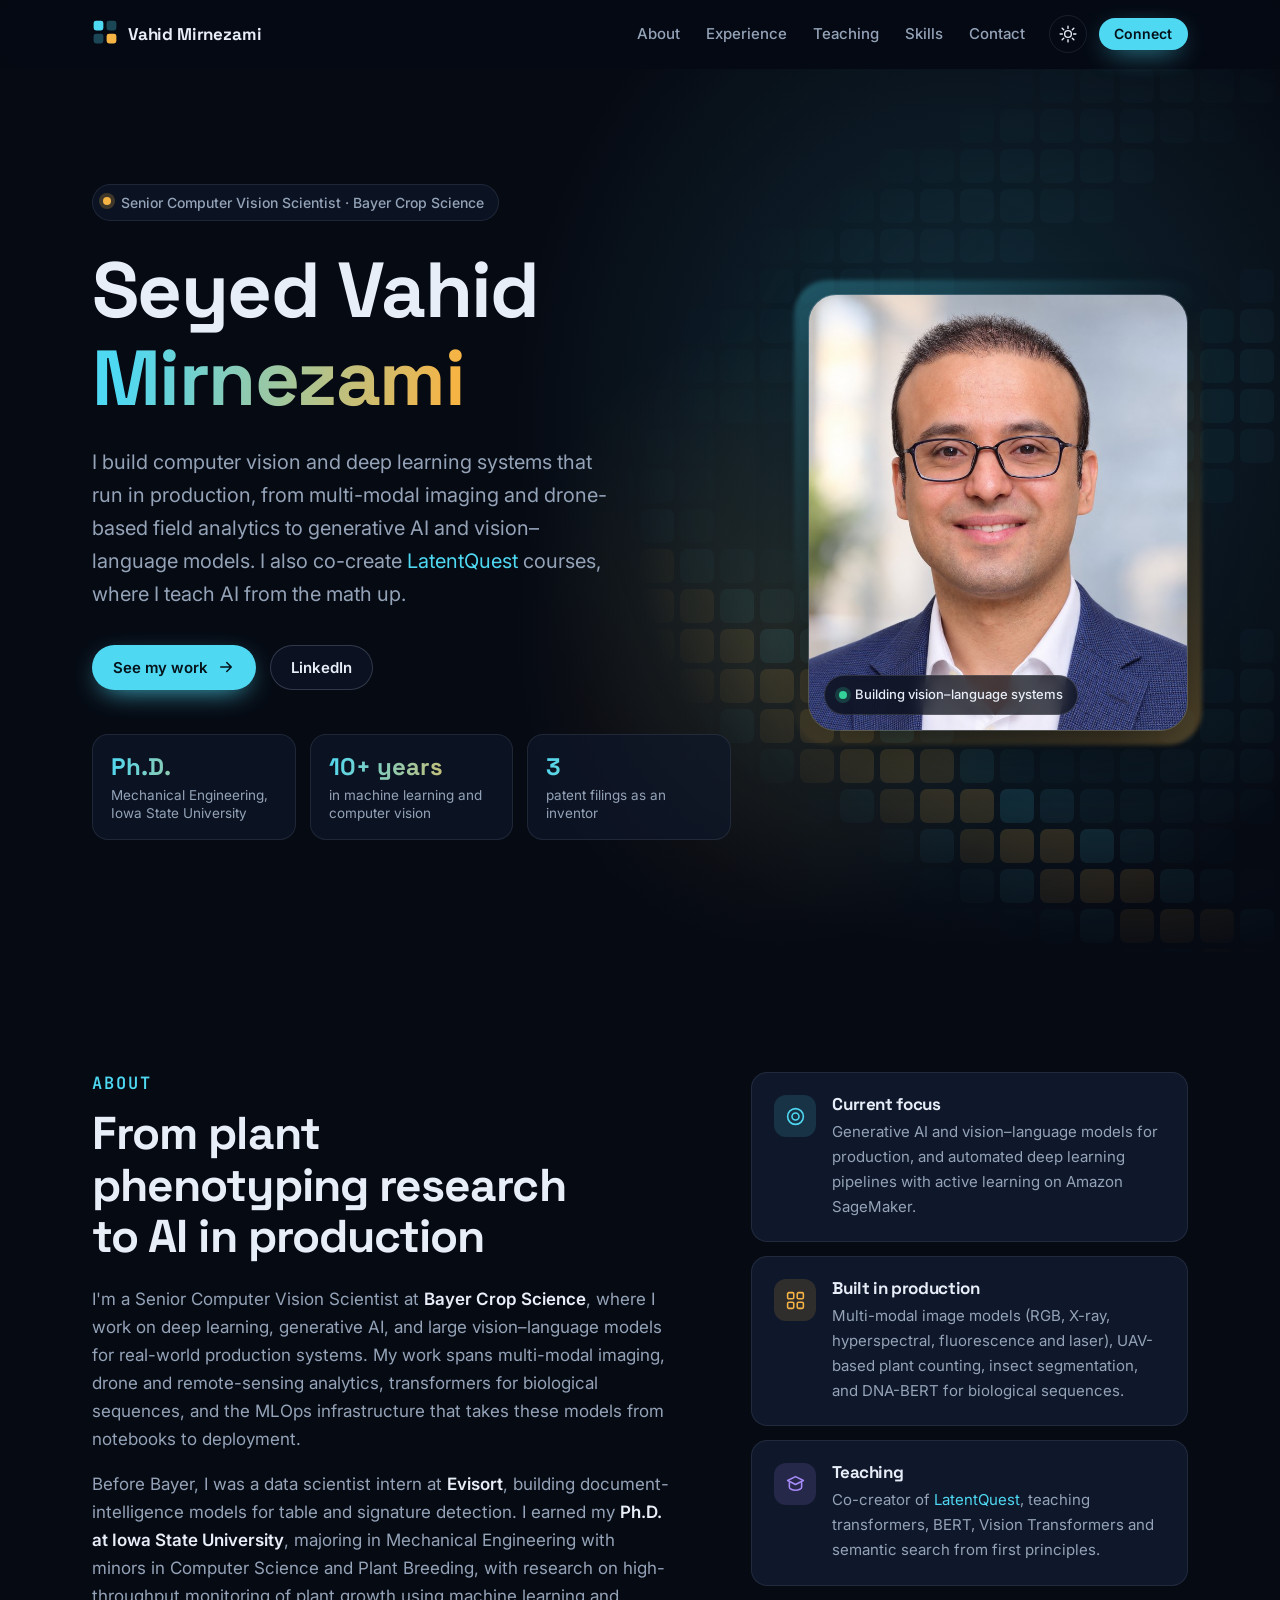
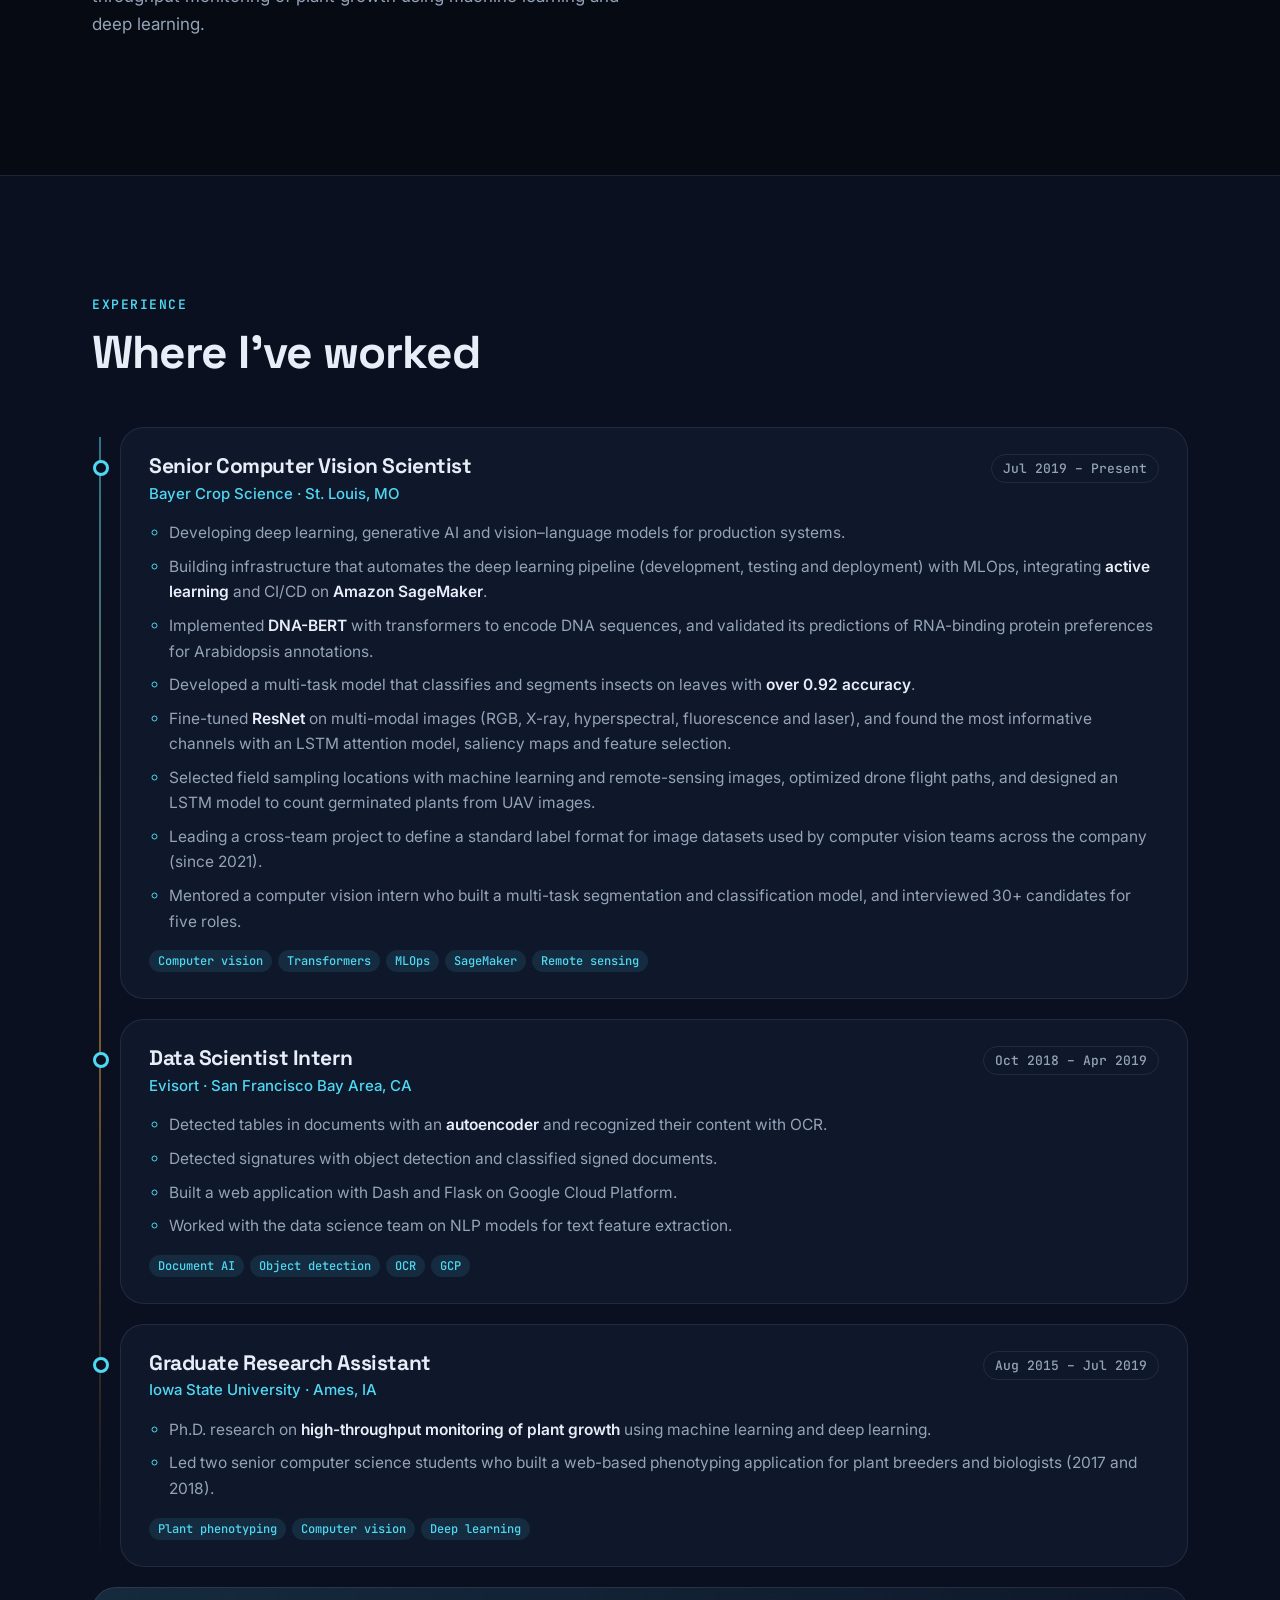
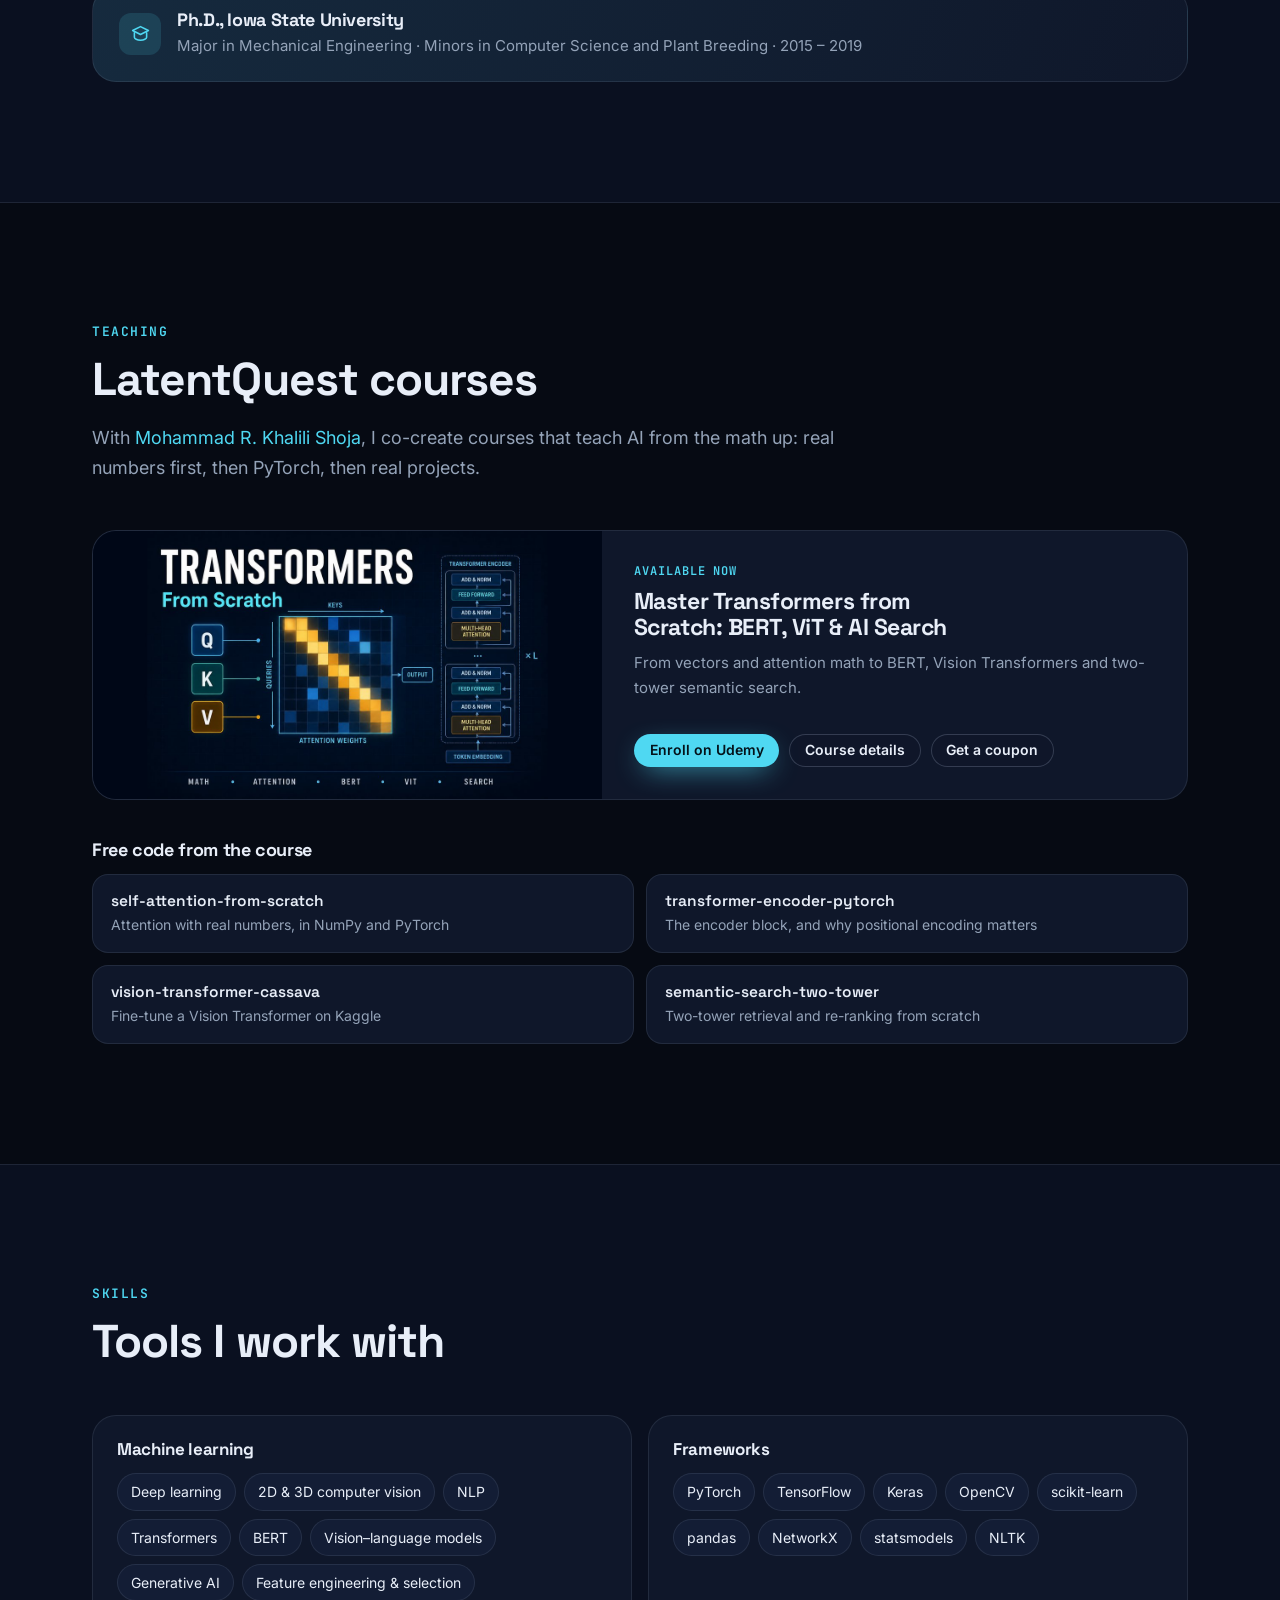
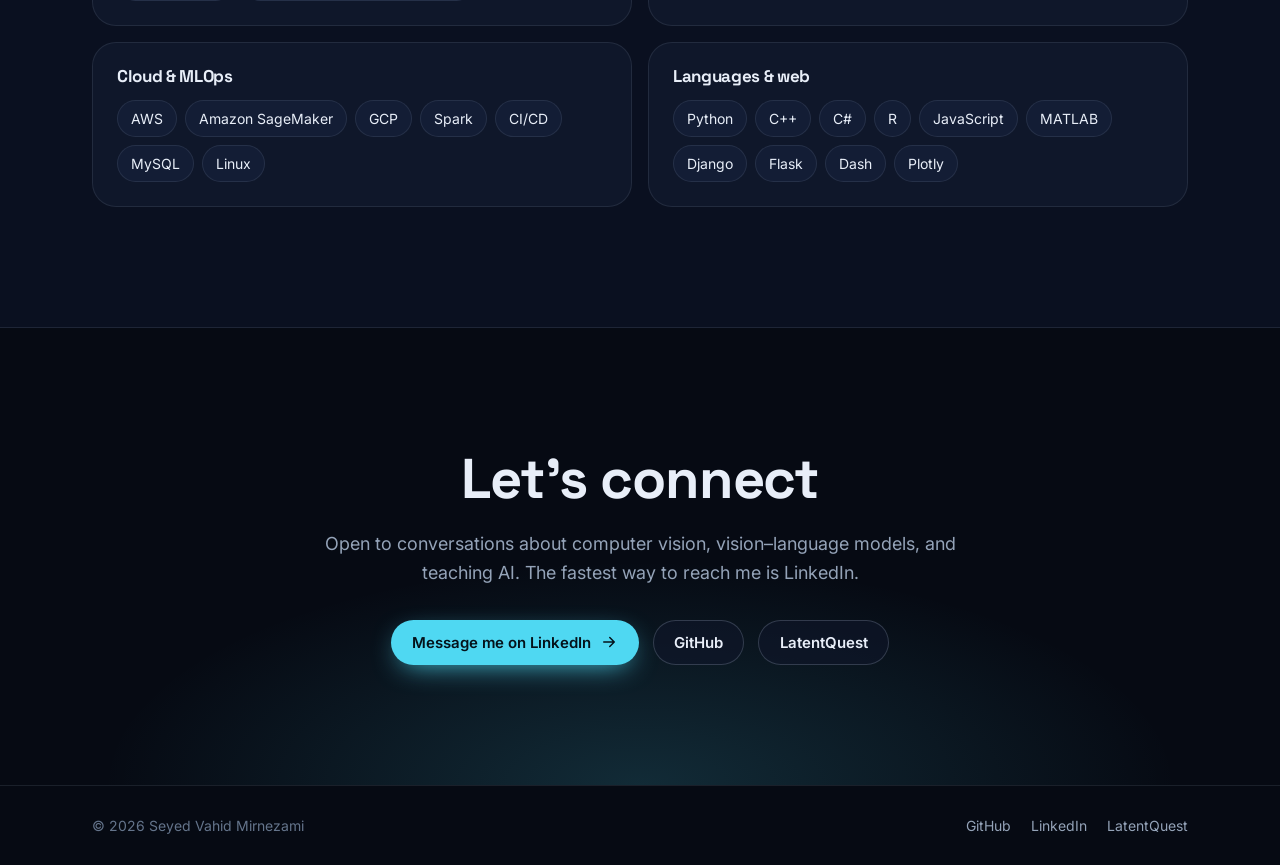
<file: index.html>
<!doctype html>
<html lang="en" data-theme="dark">
<head>
  <meta charset="utf-8">
  <meta name="viewport" content="width=device-width, initial-scale=1">
  <title>Seyed Vahid Mirnezami · Senior Computer Vision Scientist</title>
  <meta name="description" content="Seyed Vahid Mirnezami, Ph.D., Senior Computer Vision Scientist at Bayer Crop Science. Deep learning, computer vision, generative AI and vision–language models in production. Co-creator of LatentQuest courses.">
  <meta name="author" content="Seyed Vahid Mirnezami">
  <link rel="canonical" href="https://seyedvahidmirnezami.github.io/">

  <meta property="og:type" content="profile">
  <meta property="og:url" content="https://seyedvahidmirnezami.github.io/">
  <meta property="og:title" content="Seyed Vahid Mirnezami · Senior Computer Vision Scientist">
  <meta property="og:description" content="Computer vision and deep learning in production, from multi-modal imaging to vision–language models. Co-creator of LatentQuest.">
  <meta property="og:image" content="https://seyedvahidmirnezami.github.io/assets/img/og-cover.jpg">
  <meta name="twitter:card" content="summary_large_image">

  <link rel="icon" href="assets/img/favicon.svg" type="image/svg+xml">
  <link rel="preconnect" href="https://fonts.googleapis.com">
  <link rel="preconnect" href="https://fonts.gstatic.com" crossorigin>
  <link href="https://fonts.googleapis.com/css2?family=Inter:wght@400;500;600;700&family=JetBrains+Mono:wght@400;600&family=Space+Grotesk:wght@500;600;700&display=swap" rel="stylesheet">
  <link rel="stylesheet" href="assets/css/style.css">
  <script>
    try {
      const saved = localStorage.getItem("theme");
      if (saved === "light" || saved === "dark") document.documentElement.dataset.theme = saved;
    } catch (e) {}
  </script>
  <script type="application/ld+json">
  {
    "@context": "https://schema.org",
    "@type": "Person",
    "name": "Seyed Vahid Mirnezami",
    "honorificSuffix": "Ph.D.",
    "jobTitle": "Senior Computer Vision Scientist",
    "worksFor": {"@type": "Organization", "name": "Bayer Crop Science"},
    "alumniOf": {"@type": "CollegeOrUniversity", "name": "Iowa State University"},
    "image": "https://seyedvahidmirnezami.github.io/assets/img/people/vahid.jpg",
    "url": "https://seyedvahidmirnezami.github.io/",
    "sameAs": [
      "https://github.com/seyedvahidmirnezami",
      "https://www.linkedin.com/in/seyedvahidmirnezami",
      "https://latentquest.ai/"
    ]
  }
  </script>
</head>
<body>
  <a class="skip-link" href="#main">Skip to content</a>

  <header class="nav" id="top">
    <div class="container nav__inner">
      <a class="brand" href="#top" aria-label="Home">
        <span class="brand__mark" aria-hidden="true">
          <svg viewBox="0 0 32 32"><rect x="2" y="2" width="12" height="12" rx="3"/><rect x="18" y="2" width="12" height="12" rx="3" class="dim"/><rect x="2" y="18" width="12" height="12" rx="3" class="dim"/><rect x="18" y="18" width="12" height="12" rx="3" class="hot"/></svg>
        </span>
        <span class="brand__text">Vahid Mirnezami</span>
      </a>
      <nav class="nav__links" aria-label="Primary">
        <a href="#about">About</a>
        <a href="#experience">Experience</a>
        <a href="#teaching">Teaching</a>
        <a href="#skills">Skills</a>
        <a href="#contact">Contact</a>
      </nav>
      <div class="nav__actions">
        <button class="icon-btn" id="theme-toggle" type="button" aria-label="Switch color theme">
          <svg class="icon-sun" viewBox="0 0 24 24" aria-hidden="true"><circle cx="12" cy="12" r="4.5"/><path d="M12 1.5v3M12 19.5v3M4.2 4.2l2.1 2.1M17.7 17.7l2.1 2.1M1.5 12h3M19.5 12h3M4.2 19.8l2.1-2.1M17.7 6.3l2.1-2.1"/></svg>
          <svg class="icon-moon" viewBox="0 0 24 24" aria-hidden="true"><path d="M20.5 14.5A8.5 8.5 0 0 1 9.5 3.5a8.5 8.5 0 1 0 11 11z"/></svg>
        </button>
        <a class="btn btn--primary btn--sm nav__cta" href="https://www.linkedin.com/in/seyedvahidmirnezami" target="_blank" rel="noopener">Connect</a>
      </div>
    </div>
  </header>

  <main id="main">
    <!-- HERO -->
    <section class="hero hero--portfolio">
      <canvas class="hero__canvas" id="attention-canvas" aria-hidden="true"></canvas>
      <div class="hero__glow" aria-hidden="true"></div>
      <div class="container hero__inner">
        <div class="hero__copy reveal">
          <p class="eyebrow"><span class="dot"></span> Senior Computer Vision Scientist · Bayer Crop Science</p>
          <h1>Seyed Vahid<br><span class="grad">Mirnezami</span></h1>
          <p class="lead">I build computer vision and deep learning systems that run in production, from multi-modal imaging and drone-based field analytics to generative AI and vision–language models. I also co-create <a href="https://latentquest.ai/" target="_blank" rel="noopener">LatentQuest</a> courses, where I teach AI from the math up.</p>
          <div class="hero__ctas">
            <a class="btn btn--primary" href="#experience">
              See my work
              <svg viewBox="0 0 24 24" aria-hidden="true"><path d="M5 12h14M13 6l6 6-6 6"/></svg>
            </a>
            <a class="btn btn--ghost" href="https://www.linkedin.com/in/seyedvahidmirnezami" target="_blank" rel="noopener">LinkedIn</a>
          </div>
          <ul class="stats" aria-label="Highlights">
            <li><strong>Ph.D.</strong><span>Mechanical Engineering, Iowa State University</span></li>
            <li><strong>10+ years</strong><span>in machine learning and computer vision</span></li>
            <li><strong>3</strong><span>patent filings as an inventor</span></li>
          </ul>
        </div>
        <figure class="portrait reveal">
          <img src="assets/img/people/vahid-portrait.jpg" alt="Portrait of Seyed Vahid Mirnezami" width="720" height="828">
          <figcaption>
            <span class="portrait__status"><i></i> Building vision–language systems</span>
          </figcaption>
        </figure>
      </div>
    </section>

    <!-- ABOUT -->
    <section class="section" id="about">
      <div class="container about">
        <div class="about__text reveal">
          <p class="kicker">About</p>
          <h2>From plant phenotyping research to AI in production</h2>
          <p>I'm a Senior Computer Vision Scientist at <strong>Bayer Crop Science</strong>, where I work on deep learning, generative AI, and large vision–language models for real-world production systems. My work spans multi-modal imaging, drone and remote-sensing analytics, transformers for biological sequences, and the MLOps infrastructure that takes these models from notebooks to deployment.</p>
          <p>Before Bayer, I was a data scientist intern at <strong>Evisort</strong>, building document-intelligence models for table and signature detection. I earned my <strong>Ph.D. at Iowa State University</strong>, majoring in Mechanical Engineering with minors in Computer Science and Plant Breeding, with research on high-throughput monitoring of plant growth using machine learning and deep learning.</p>
        </div>
        <div class="about__side">
          <article class="focus reveal">
            <span class="focus__icon focus__icon--cyan" aria-hidden="true"><svg viewBox="0 0 24 24"><circle cx="12" cy="12" r="9"/><circle cx="12" cy="12" r="4"/></svg></span>
            <div>
              <h3>Current focus</h3>
              <p>Generative AI and vision–language models for production, and automated deep learning pipelines with active learning on Amazon SageMaker.</p>
            </div>
          </article>
          <article class="focus reveal">
            <span class="focus__icon focus__icon--amber" aria-hidden="true"><svg viewBox="0 0 24 24"><rect x="3" y="3" width="7" height="7" rx="1.5"/><rect x="14" y="3" width="7" height="7" rx="1.5"/><rect x="3" y="14" width="7" height="7" rx="1.5"/><rect x="14" y="14" width="7" height="7" rx="1.5"/></svg></span>
            <div>
              <h3>Built in production</h3>
              <p>Multi-modal image models (RGB, X-ray, hyperspectral, fluorescence and laser), UAV-based plant counting, insect segmentation, and DNA-BERT for biological sequences.</p>
            </div>
          </article>
          <article class="focus reveal">
            <span class="focus__icon focus__icon--violet" aria-hidden="true"><svg viewBox="0 0 24 24"><path d="M12 3l9 4.5-9 4.5-9-4.5z"/><path d="M5 10v5c0 1.7 3.1 3.5 7 3.5s7-1.8 7-3.5v-5"/></svg></span>
            <div>
              <h3>Teaching</h3>
              <p>Co-creator of <a href="https://latentquest.ai/" target="_blank" rel="noopener">LatentQuest</a>, teaching transformers, BERT, Vision Transformers and semantic search from first principles.</p>
            </div>
          </article>
        </div>
      </div>
    </section>

    <!-- EXPERIENCE -->
    <section class="section section--alt" id="experience">
      <div class="container">
        <div class="section__head reveal">
          <p class="kicker">Experience</p>
          <h2>Where I've worked</h2>
        </div>

        <ol class="timeline">
          <li class="job reveal">
            <div class="job__head">
              <div>
                <h3>Senior Computer Vision Scientist</h3>
                <p class="job__org">Bayer Crop Science · St. Louis, MO</p>
              </div>
              <span class="job__date">Jul 2019 – Present</span>
            </div>
            <ul class="job__points">
              <li>Developing deep learning, generative AI and vision–language models for production systems.</li>
              <li>Building infrastructure that automates the deep learning pipeline (development, testing and deployment) with MLOps, integrating <strong>active learning</strong> and CI/CD on <strong>Amazon SageMaker</strong>.</li>
              <li>Implemented <strong>DNA-BERT</strong> with transformers to encode DNA sequences, and validated its predictions of RNA-binding protein preferences for Arabidopsis annotations.</li>
              <li>Developed a multi-task model that classifies and segments insects on leaves with <strong>over 0.92 accuracy</strong>.</li>
              <li>Fine-tuned <strong>ResNet</strong> on multi-modal images (RGB, X-ray, hyperspectral, fluorescence and laser), and found the most informative channels with an LSTM attention model, saliency maps and feature selection.</li>
              <li>Selected field sampling locations with machine learning and remote-sensing images, optimized drone flight paths, and designed an LSTM model to count germinated plants from UAV images.</li>
              <li>Leading a cross-team project to define a standard label format for image datasets used by computer vision teams across the company (since 2021).</li>
              <li>Mentored a computer vision intern who built a multi-task segmentation and classification model, and interviewed 30+ candidates for five roles.</li>
            </ul>
            <ul class="tags"><li>Computer vision</li><li>Transformers</li><li>MLOps</li><li>SageMaker</li><li>Remote sensing</li></ul>
          </li>

          <li class="job reveal">
            <div class="job__head">
              <div>
                <h3>Data Scientist Intern</h3>
                <p class="job__org">Evisort · San Francisco Bay Area, CA</p>
              </div>
              <span class="job__date">Oct 2018 – Apr 2019</span>
            </div>
            <ul class="job__points">
              <li>Detected tables in documents with an <strong>autoencoder</strong> and recognized their content with OCR.</li>
              <li>Detected signatures with object detection and classified signed documents.</li>
              <li>Built a web application with Dash and Flask on Google Cloud Platform.</li>
              <li>Worked with the data science team on NLP models for text feature extraction.</li>
            </ul>
            <ul class="tags"><li>Document AI</li><li>Object detection</li><li>OCR</li><li>GCP</li></ul>
          </li>

          <li class="job reveal">
            <div class="job__head">
              <div>
                <h3>Graduate Research Assistant</h3>
                <p class="job__org">Iowa State University · Ames, IA</p>
              </div>
              <span class="job__date">Aug 2015 – Jul 2019</span>
            </div>
            <ul class="job__points">
              <li>Ph.D. research on <strong>high-throughput monitoring of plant growth</strong> using machine learning and deep learning.</li>
              <li>Led two senior computer science students who built a web-based phenotyping application for plant breeders and biologists (2017 and 2018).</li>
            </ul>
            <ul class="tags"><li>Plant phenotyping</li><li>Computer vision</li><li>Deep learning</li></ul>
          </li>
        </ol>

        <div class="edu reveal">
          <span class="focus__icon focus__icon--cyan" aria-hidden="true"><svg viewBox="0 0 24 24"><path d="M12 3l9 4.5-9 4.5-9-4.5z"/><path d="M5 10v5c0 1.7 3.1 3.5 7 3.5s7-1.8 7-3.5v-5"/></svg></span>
          <div>
            <h3>Ph.D., Iowa State University</h3>
            <p>Major in Mechanical Engineering · Minors in Computer Science and Plant Breeding · 2015 – 2019</p>
          </div>
        </div>
      </div>
    </section>

    <!-- TEACHING -->
    <section class="section" id="teaching">
      <div class="container">
        <div class="section__head reveal">
          <p class="kicker">Teaching</p>
          <h2>LatentQuest courses</h2>
          <p class="section__lead">With <a href="https://khalili65.github.io/" target="_blank" rel="noopener">Mohammad R. Khalili Shoja</a>, I co-create courses that teach AI from the math up: real numbers first, then PyTorch, then real projects.</p>
        </div>

        <div class="teach" id="teach-courses">
          <!-- Fallback, replaced by the live course list from latentquest.ai -->
          <article class="teach-card reveal">
            <img class="teach-card__img" src="assets/img/og-course.jpg" alt="" loading="lazy">
            <div class="teach-card__body">
              <p class="course-card__status">Available now</p>
              <h3>Master Transformers from Scratch: BERT, ViT &amp; AI Search</h3>
              <p class="course-card__tagline">From vectors and attention math to BERT, Vision Transformers and two-tower semantic search.</p>
              <div class="course-card__actions">
                <a class="btn btn--primary btn--sm" href="https://www.udemy.com/course/master-transformers-from-scratch-bert-vit-ai-search/?referralCode=741D2251A98D41859FB9" target="_blank" rel="noopener">Enroll on Udemy</a>
                <a class="btn btn--ghost btn--sm" href="https://latentquest.ai/" target="_blank" rel="noopener">Course details</a>
                <a class="btn btn--ghost btn--sm" href="https://latentquest.ai/coupon/?course=transformers" target="_blank" rel="noopener">Get a coupon</a>
              </div>
            </div>
          </article>
        </div>

        <h3 class="subhead reveal">Free code from the course</h3>
        <div class="repo-list">
          <a class="repo-mini reveal" href="https://github.com/seyedvahidmirnezami/self-attention-from-scratch" target="_blank" rel="noopener"><span>self-attention-from-scratch</span><small>Attention with real numbers, in NumPy and PyTorch</small></a>
          <a class="repo-mini reveal" href="https://github.com/seyedvahidmirnezami/transformer-encoder-pytorch" target="_blank" rel="noopener"><span>transformer-encoder-pytorch</span><small>The encoder block, and why positional encoding matters</small></a>
          <a class="repo-mini reveal" href="https://github.com/seyedvahidmirnezami/vision-transformer-cassava" target="_blank" rel="noopener"><span>vision-transformer-cassava</span><small>Fine-tune a Vision Transformer on Kaggle</small></a>
          <a class="repo-mini reveal" href="https://github.com/seyedvahidmirnezami/semantic-search-two-tower" target="_blank" rel="noopener"><span>semantic-search-two-tower</span><small>Two-tower retrieval and re-ranking from scratch</small></a>
        </div>
      </div>
    </section>

    <!-- SKILLS -->
    <section class="section section--alt" id="skills">
      <div class="container">
        <div class="section__head reveal">
          <p class="kicker">Skills</p>
          <h2>Tools I work with</h2>
        </div>
        <div class="skills">
          <div class="skill-group reveal"><h3>Machine learning</h3><ul class="chips"><li>Deep learning</li><li>2D &amp; 3D computer vision</li><li>NLP</li><li>Transformers</li><li>BERT</li><li>Vision–language models</li><li>Generative AI</li><li>Feature engineering &amp; selection</li></ul></div>
          <div class="skill-group reveal"><h3>Frameworks</h3><ul class="chips"><li>PyTorch</li><li>TensorFlow</li><li>Keras</li><li>OpenCV</li><li>scikit-learn</li><li>pandas</li><li>NetworkX</li><li>statsmodels</li><li>NLTK</li></ul></div>
          <div class="skill-group reveal"><h3>Cloud &amp; MLOps</h3><ul class="chips"><li>AWS</li><li>Amazon SageMaker</li><li>GCP</li><li>Spark</li><li>CI/CD</li><li>MySQL</li><li>Linux</li></ul></div>
          <div class="skill-group reveal"><h3>Languages &amp; web</h3><ul class="chips"><li>Python</li><li>C++</li><li>C#</li><li>R</li><li>JavaScript</li><li>MATLAB</li><li>Django</li><li>Flask</li><li>Dash</li><li>Plotly</li></ul></div>
        </div>
      </div>
    </section>

    <!-- CONTACT -->
    <section class="section final" id="contact">
      <div class="container final__inner reveal">
        <h2>Let's connect</h2>
        <p>Open to conversations about computer vision, vision–language models, and teaching AI. The fastest way to reach me is LinkedIn.</p>
        <div class="hero__ctas hero__ctas--center">
          <a class="btn btn--primary" href="https://www.linkedin.com/in/seyedvahidmirnezami" target="_blank" rel="noopener">
            Message me on LinkedIn
            <svg viewBox="0 0 24 24" aria-hidden="true"><path d="M5 12h14M13 6l6 6-6 6"/></svg>
          </a>
          <a class="btn btn--ghost" href="https://github.com/seyedvahidmirnezami" target="_blank" rel="noopener">GitHub</a>
          <a class="btn btn--ghost" href="https://latentquest.ai/" target="_blank" rel="noopener">LatentQuest</a>
        </div>
      </div>
    </section>
  </main>

  <footer class="footer">
    <div class="container footer__inner">
      <p>© <span id="year"></span> Seyed Vahid Mirnezami</p>
      <nav aria-label="Footer">
        <a href="https://github.com/seyedvahidmirnezami" target="_blank" rel="noopener">GitHub</a>
        <a href="https://www.linkedin.com/in/seyedvahidmirnezami" target="_blank" rel="noopener">LinkedIn</a>
        <a href="https://latentquest.ai/" target="_blank" rel="noopener">LatentQuest</a>
      </nav>
    </div>
  </footer>

  <!-- LatentQuest's course data first, so new courses appear here automatically. -->
  <script src="https://latentquest.ai/assets/data/site.js" defer></script>
  <script src="assets/js/portfolio.js" defer></script>
</body>
</html>
</file>
<file: assets/css/style.css>
/* ---------- Tokens ---------- */
:root {
  --font-body: "Inter", system-ui, -apple-system, "Segoe UI", sans-serif;
  --font-head: "Space Grotesk", var(--font-body);
  --font-mono: "JetBrains Mono", ui-monospace, SFMono-Regular, Menlo, monospace;

  --radius-sm: 10px;
  --radius: 16px;
  --radius-lg: 24px;
  --container: 1160px;
  --gutter: clamp(16px, 4vw, 32px);
  --ease: cubic-bezier(.2, .7, .2, 1);
}

:root[data-theme="dark"] {
  --bg: #060a13;
  --bg-alt: #0a1020;
  --surface: #0f172a;
  --surface-2: #131d35;
  --border: rgba(148, 163, 184, .14);
  --border-strong: rgba(148, 163, 184, .28);
  --text: #e8eef8;
  --muted: #94a3b8;
  --faint: #64748b;
  --cyan: #4fd8f2;
  --cyan-ink: #04121a;
  --amber: #f6b445;
  --violet: #a78bfa;
  --cell-low: #0f1b33;
  --shadow: 0 20px 60px -20px rgba(0, 0, 0, .65);
  --glow-a: rgba(79, 216, 242, .16);
  --glow-b: rgba(246, 180, 69, .10);
  color-scheme: dark;
}

:root[data-theme="light"] {
  --bg: #f6f8fc;
  --bg-alt: #eef2f9;
  --surface: #ffffff;
  --surface-2: #f3f6fb;
  --border: rgba(15, 23, 42, .10);
  --border-strong: rgba(15, 23, 42, .20);
  --text: #0b1220;
  --muted: #475569;
  --faint: #64748b;
  --cyan: #0b8fb3;
  --cyan-ink: #ffffff;
  --amber: #b86e00;
  --violet: #6d4fd8;
  --cell-low: #e6edf7;
  --shadow: 0 20px 50px -24px rgba(15, 23, 42, .25);
  --glow-a: rgba(11, 143, 179, .12);
  --glow-b: rgba(184, 110, 0, .08);
  color-scheme: light;
}

/* ---------- Base ---------- */
*, *::before, *::after { box-sizing: border-box; }
html { scroll-behavior: smooth; scroll-padding-top: 80px; -webkit-text-size-adjust: 100%; }
body {
  margin: 0;
  background: var(--bg);
  color: var(--text);
  font: 400 16px/1.65 var(--font-body);
  -webkit-font-smoothing: antialiased;
  overflow-x: hidden;
}
img { max-width: 100%; display: block; }
a { color: var(--cyan); text-decoration: none; }
a:hover { text-decoration: underline; text-underline-offset: 3px; }
h1, h2, h3 { font-family: var(--font-head); letter-spacing: -.02em; line-height: 1.12; margin: 0; }
p { margin: 0 0 1em; }
code { font-family: var(--font-mono); font-size: .88em; padding: .1em .35em; border-radius: 6px; background: var(--surface-2); border: 1px solid var(--border); }
:focus-visible { outline: 2px solid var(--cyan); outline-offset: 3px; border-radius: 6px; }

.container { width: 100%; max-width: var(--container); margin: 0 auto; padding: 0 var(--gutter); }
.skip-link { position: absolute; left: -999px; top: 8px; background: var(--surface); padding: 8px 14px; border-radius: 8px; z-index: 100; }
.skip-link:focus { left: 8px; }

/* ---------- Buttons ---------- */
.btn {
  display: inline-flex; align-items: center; gap: .55em;
  padding: .82em 1.35em; border-radius: 999px;
  font: 600 15px/1 var(--font-body); white-space: nowrap;
  border: 1px solid transparent; cursor: pointer;
  transition: transform .2s var(--ease), box-shadow .2s var(--ease), background .2s, border-color .2s;
}
.btn:hover { text-decoration: none; transform: translateY(-1px); }
.btn svg { width: 18px; height: 18px; fill: none; stroke: currentColor; stroke-width: 2; stroke-linecap: round; stroke-linejoin: round; }
.btn--primary { background: var(--cyan); color: var(--cyan-ink); box-shadow: 0 8px 28px -10px var(--cyan); }
.btn--primary:hover { box-shadow: 0 12px 34px -10px var(--cyan); }
.btn--ghost { color: var(--text); border-color: var(--border-strong); background: color-mix(in srgb, var(--surface) 60%, transparent); }
.btn--ghost:hover { border-color: var(--cyan); }
.btn--sm { padding: .6em 1.05em; font-size: 14px; }

.icon-btn {
  width: 38px; height: 38px; display: grid; place-items: center;
  border-radius: 50%; border: 1px solid var(--border); background: transparent; color: var(--text); cursor: pointer;
}
.icon-btn:hover { border-color: var(--border-strong); }
.icon-btn svg { width: 18px; height: 18px; fill: none; stroke: currentColor; stroke-width: 1.8; stroke-linecap: round; }
:root[data-theme="dark"] .icon-moon, :root[data-theme="light"] .icon-sun { display: none; }

/* ---------- Nav ---------- */
.nav {
  position: sticky; top: 0; z-index: 50;
  backdrop-filter: saturate(160%) blur(14px); -webkit-backdrop-filter: saturate(160%) blur(14px);
  background: color-mix(in srgb, var(--bg) 72%, transparent);
  border-bottom: 1px solid transparent; transition: border-color .3s;
}
.nav.is-scrolled { border-bottom-color: var(--border); }
.nav__inner { display: flex; align-items: center; gap: 24px; height: 68px; }
.brand { display: flex; align-items: center; gap: 10px; color: var(--text); font: 700 17px var(--font-head); letter-spacing: -.01em; }
.brand:hover { text-decoration: none; }
.brand__mark svg { width: 26px; height: 26px; fill: var(--cyan); }
.brand__mark .dim { fill: color-mix(in srgb, var(--cyan) 30%, transparent); }
.brand__mark .hot { fill: var(--amber); }
.nav__links { display: flex; gap: 26px; margin-left: auto; }
.nav__links a { color: var(--muted); font-size: 15px; font-weight: 500; }
.nav__links a:hover { color: var(--text); text-decoration: none; }
.nav__actions { display: flex; align-items: center; gap: 12px; }

/* ---------- Hero ---------- */
.hero { position: relative; padding: clamp(56px, 9vw, 120px) 0 clamp(64px, 9vw, 112px); overflow: hidden; }
.hero__canvas { position: absolute; inset: 0; width: 100%; height: 100%; opacity: .55; mask-image: radial-gradient(ellipse 80% 75% at 70% 40%, #000 30%, transparent 75%); -webkit-mask-image: radial-gradient(ellipse 80% 75% at 70% 40%, #000 30%, transparent 75%); }
.hero__glow { position: absolute; inset: -20% -10% auto auto; width: 70%; height: 120%; background: radial-gradient(closest-side, var(--glow-a), transparent), radial-gradient(closest-side at 30% 70%, var(--glow-b), transparent); pointer-events: none; }
.hero__inner { position: relative; display: grid; grid-template-columns: 1.25fr .85fr; gap: clamp(32px, 5vw, 64px); align-items: center; }
.eyebrow { display: inline-flex; align-items: center; gap: 10px; font-size: 14px; font-weight: 500; color: var(--muted); padding: 6px 14px 6px 10px; border: 1px solid var(--border); border-radius: 999px; background: color-mix(in srgb, var(--surface) 70%, transparent); margin-bottom: 26px; }
.dot { width: 8px; height: 8px; border-radius: 50%; background: var(--amber); box-shadow: 0 0 0 4px color-mix(in srgb, var(--amber) 22%, transparent); }
.hero h1 { font-size: clamp(44px, 7vw, 84px); font-weight: 700; margin-bottom: 24px; }
.grad { background: linear-gradient(100deg, var(--cyan) 10%, var(--amber) 95%); -webkit-background-clip: text; background-clip: text; color: transparent; }
.lead { font-size: clamp(17px, 1.6vw, 20px); color: var(--muted); max-width: 40ch; margin-bottom: 34px; }
.hero__ctas { display: flex; flex-wrap: wrap; gap: 14px; }
.hero__ctas--center { justify-content: center; }
.hero__facts { list-style: none; padding: 0; margin: 44px 0 0; display: flex; flex-wrap: wrap; gap: 14px 36px; }
.hero__facts li { display: flex; flex-direction: column; }
.hero__facts strong { font: 600 17px var(--font-head); }
.hero__facts span { font-size: 14px; color: var(--faint); }

.hero__card {
  background: color-mix(in srgb, var(--surface) 82%, transparent);
  border: 1px solid var(--border); border-radius: var(--radius-lg);
  padding: 24px; box-shadow: var(--shadow); backdrop-filter: blur(10px);
}
.profile { display: flex; align-items: center; gap: 16px; }
.profile__photo { width: 72px; height: 72px; border-radius: 50%; object-fit: cover; border: 2px solid var(--border-strong); }
.profile__name { font: 600 18px var(--font-head); margin: 0; }
.profile__role { font-size: 14px; color: var(--muted); margin: 2px 0 0; }
.mini-matrix { margin: 22px 0; padding: 16px; border-radius: var(--radius); background: var(--bg-alt); border: 1px solid var(--border); }
.mini-matrix__label { font: 500 12.5px var(--font-mono); color: var(--faint); margin-bottom: 12px; }
.mini-matrix__grid { display: grid; grid-template-columns: auto repeat(3, 1fr); gap: 6px; align-items: center; }
.mm-head { font: 500 12px var(--font-mono); color: var(--muted); text-align: center; }
.mm-row { font: 500 12px var(--font-mono); color: var(--muted); text-align: right; padding-right: 6px; }
.mm-cell { aspect-ratio: 1.6; border-radius: 8px; display: grid; place-items: center; font: 600 13px var(--font-mono); transition: background .6s var(--ease), color .6s; }
.profile__links { display: flex; gap: 10px; }
.profile__links a { flex: 1; display: inline-flex; justify-content: center; align-items: center; gap: 8px; padding: 10px; border-radius: 12px; border: 1px solid var(--border); color: var(--text); font-weight: 500; font-size: 14px; }
.profile__links a:hover { border-color: var(--cyan); text-decoration: none; }
.profile__links svg { width: 16px; height: 16px; fill: currentColor; }

/* ---------- Sections ---------- */
.section { padding: clamp(72px, 10vw, 120px) 0; }
.section--alt { background: var(--bg-alt); border-block: 1px solid var(--border); }
.section__head { max-width: 760px; margin-bottom: 48px; }
.kicker { font: 600 13px var(--font-mono); letter-spacing: .12em; text-transform: uppercase; color: var(--cyan); margin-bottom: 14px; }
.section h2 { font-size: clamp(30px, 4vw, 46px); margin-bottom: 18px; }
.section__lead { color: var(--muted); font-size: 18px; }

/* Pillars */
.pillars { display: grid; grid-template-columns: repeat(3, 1fr); gap: 20px; margin-bottom: 48px; }
.pillar { background: var(--surface); border: 1px solid var(--border); border-radius: var(--radius); padding: 28px; transition: transform .3s var(--ease), border-color .3s; }
.pillar:hover { transform: translateY(-3px); border-color: var(--border-strong); }
.pillar h3 { font-size: 20px; margin: 18px 0 10px; }
.pillar p { color: var(--muted); margin: 0; font-size: 15.5px; }
.pillar__icon { width: 46px; height: 46px; border-radius: 12px; display: grid; place-items: center; }
.pillar__icon svg { width: 22px; height: 22px; fill: none; stroke: currentColor; stroke-width: 2; stroke-linecap: round; stroke-linejoin: round; }
.pillar__icon--cyan { color: var(--cyan); background: color-mix(in srgb, var(--cyan) 14%, transparent); }
.pillar__icon--amber { color: var(--amber); background: color-mix(in srgb, var(--amber) 14%, transparent); }
.pillar__icon--violet { color: var(--violet); background: color-mix(in srgb, var(--violet) 14%, transparent); }

/* Syllabus */
.syllabus { background: var(--surface); border: 1px solid var(--border); border-radius: var(--radius-lg); padding: clamp(18px, 3vw, 32px); }
.syllabus__tabs { display: flex; flex-wrap: wrap; gap: 8px; margin-bottom: 24px; }
.tab { padding: 9px 16px; border-radius: 999px; border: 1px solid var(--border); background: transparent; color: var(--muted); font: 500 14px var(--font-body); cursor: pointer; transition: all .2s; }
.tab:hover { color: var(--text); border-color: var(--border-strong); }
.tab[aria-selected="true"] { background: var(--text); color: var(--bg); border-color: var(--text); }
.tab small { opacity: .65; margin-left: 4px; font-family: var(--font-mono); }
.syllabus__list { list-style: none; margin: 0; padding: 0; display: grid; grid-template-columns: repeat(2, 1fr); gap: 10px; }
.lesson { display: flex; gap: 14px; align-items: center; padding: 14px 16px; border-radius: 12px; background: var(--surface-2); border: 1px solid var(--border); animation: fadeUp .35s var(--ease) both; }
.lesson__num { flex: none; width: 38px; height: 38px; border-radius: 10px; display: grid; place-items: center; font: 600 14px var(--font-mono); color: var(--cyan); background: color-mix(in srgb, var(--cyan) 12%, transparent); }
.lesson__title { font-weight: 500; font-size: 15.5px; line-height: 1.35; }
.lesson__tag { margin-left: auto; flex: none; font: 500 11.5px var(--font-mono); color: var(--amber); border: 1px solid color-mix(in srgb, var(--amber) 40%, transparent); padding: 3px 8px; border-radius: 999px; }
.lesson__tag:hover { text-decoration: none; background: color-mix(in srgb, var(--amber) 14%, transparent); }

.course-cta { margin-top: 28px; display: flex; align-items: center; justify-content: space-between; gap: 24px; padding: 28px 32px; border-radius: var(--radius-lg); border: 1px solid var(--border); background: linear-gradient(110deg, color-mix(in srgb, var(--cyan) 12%, var(--surface)), color-mix(in srgb, var(--amber) 10%, var(--surface))); }
.course-cta__title { font: 600 20px var(--font-head); margin: 0 0 4px; }
.course-cta__sub { color: var(--muted); margin: 0; }

/* Demo */
.demo { background: var(--surface); border: 1px solid var(--border); border-radius: var(--radius-lg); padding: clamp(18px, 3vw, 32px); box-shadow: var(--shadow); }
.demo__controls { display: flex; flex-wrap: wrap; align-items: center; justify-content: space-between; gap: 14px; margin-bottom: 24px; }
.segmented { display: inline-flex; padding: 4px; border-radius: 999px; background: var(--surface-2); border: 1px solid var(--border); }
.segmented button { border: 0; background: transparent; color: var(--muted); padding: 8px 14px; border-radius: 999px; font: 500 13.5px var(--font-mono); cursor: pointer; }
.segmented button[aria-checked="true"] { background: var(--surface); color: var(--text); box-shadow: 0 1px 3px rgba(0, 0, 0, .25); }
.demo__hint { margin: 0; color: var(--faint); font-size: 14px; }
.demo__words { display: flex; flex-wrap: wrap; gap: 12px; margin-bottom: 26px; }
.word { font: 600 clamp(20px, 3vw, 28px) var(--font-head); padding: 10px 26px; border-radius: 14px; border: 1px solid var(--border); background: var(--surface-2); color: var(--muted); cursor: pointer; transition: all .2s var(--ease); }
.word:hover { color: var(--text); border-color: var(--border-strong); }
.word[aria-checked="true"] { color: var(--cyan-ink); background: var(--cyan); border-color: var(--cyan); box-shadow: 0 10px 30px -12px var(--cyan); }
.demo__grid { display: grid; grid-template-columns: 1.1fr 1fr 1.1fr; gap: 16px; }
.panel { background: var(--bg-alt); border: 1px solid var(--border); border-radius: var(--radius); padding: 20px; min-width: 0; }
.panel__title { font-weight: 600; margin-bottom: 16px; }
.panel__note { font-size: 13px; color: var(--faint); margin: 14px 0 0; }
.hl { color: var(--cyan); }
.bar { display: grid; grid-template-columns: 52px 1fr 52px; gap: 10px; align-items: center; margin-bottom: 12px; font-size: 14px; }
.bar__label { font-family: var(--font-mono); color: var(--muted); }
.bar__track { height: 12px; border-radius: 999px; background: var(--cell-low); overflow: hidden; }
.bar__fill { height: 100%; border-radius: inherit; background: linear-gradient(90deg, var(--cyan), var(--amber)); transition: width .6s var(--ease); }
.bar__val { font: 600 14px var(--font-mono); text-align: right; }
.matrix { display: grid; grid-template-columns: auto repeat(3, 1fr); gap: 5px; align-items: center; }
.matrix .mm-cell { aspect-ratio: auto; height: 44px; cursor: pointer; }
.matrix .mm-cell.is-row { outline: 2px solid var(--cyan); outline-offset: 1px; }
.vecs { display: grid; gap: 14px; }
.vec__label { font-size: 13px; color: var(--faint); margin-bottom: 6px; }
.vec__cells { display: grid; grid-template-columns: repeat(4, 1fr); gap: 5px; }
.vec__cells--3 { grid-template-columns: repeat(3, 1fr); }
.vcell { padding: 8px 4px; border-radius: 8px; text-align: center; font: 600 13.5px var(--font-mono); background: var(--surface-2); border: 1px solid var(--border); transition: background .5s; }

/* Repos */
.repos { display: grid; grid-template-columns: repeat(2, 1fr); gap: 20px; }
.repo { position: relative; display: flex; flex-direction: column; background: var(--surface); border: 1px solid var(--border); border-radius: var(--radius); padding: 26px; transition: transform .3s var(--ease), border-color .3s, box-shadow .3s; color: inherit; }
.repo:hover { transform: translateY(-3px); border-color: color-mix(in srgb, var(--cyan) 50%, var(--border)); box-shadow: var(--shadow); text-decoration: none; }
.repo__top { display: flex; align-items: center; gap: 10px; margin-bottom: 12px; }
.repo__top svg { width: 20px; height: 20px; fill: var(--muted); flex: none; }
.repo__name { font: 600 18px var(--font-head); color: var(--text); word-break: break-word; }
.repo__session { margin-left: auto; flex: none; font: 500 12px var(--font-mono); color: var(--amber); }
.repo__desc { color: var(--muted); font-size: 15.5px; flex: 1; }
.repo__meta { display: flex; flex-wrap: wrap; align-items: center; gap: 8px 18px; font-size: 13.5px; color: var(--faint); margin-top: 6px; }
.repo__meta span { display: inline-flex; align-items: center; gap: 6px; }
.repo__meta svg { width: 15px; height: 15px; fill: currentColor; }
.lang-dot { width: 10px; height: 10px; border-radius: 50%; background: #3572a5; }
.lang-dot--nb { background: #da5b0b; }
.repo__tags { display: flex; flex-wrap: wrap; gap: 6px; margin-top: 14px; }
.repo__tags span { font: 500 12px var(--font-mono); padding: 3px 9px; border-radius: 999px; color: var(--cyan); background: color-mix(in srgb, var(--cyan) 10%, transparent); }

/* About */
.about { display: grid; grid-template-columns: 1.2fr .9fr; gap: clamp(32px, 6vw, 80px); }
.about__text p { color: var(--muted); font-size: 17px; }
.about__text h2 { margin-bottom: 22px; }
.chips { list-style: none; padding: 0; margin: 26px 0 0; display: flex; flex-wrap: wrap; gap: 8px; }
.chips li { font-size: 14px; padding: 6px 13px; border-radius: 999px; border: 1px solid var(--border); background: var(--surface); }
.person { display: flex; gap: 16px; padding: 22px; margin-bottom: 16px; background: var(--surface); border: 1px solid var(--border); border-radius: var(--radius); }
.person img { width: 56px; height: 56px; border-radius: 50%; object-fit: cover; flex: none; }
.person h3 { font-size: 17.5px; }
.person__role { color: var(--cyan); font-size: 14px; font-weight: 500; margin: 2px 0 8px; }
.person p:not(.person__role) { color: var(--muted); font-size: 15px; margin-bottom: 10px; }
.person__links { display: flex; flex-wrap: wrap; gap: 14px; font-size: 14px; font-weight: 500; }

/* Final CTA + footer */
.final { position: relative; overflow: hidden; }
.final::before { content: ""; position: absolute; inset: 0; background: radial-gradient(ellipse 60% 70% at 50% 100%, var(--glow-a), transparent 70%); pointer-events: none; }
.final__inner { position: relative; text-align: center; max-width: 760px; }
.final h2 { font-size: clamp(32px, 5vw, 56px); }
.final p { color: var(--muted); font-size: 18px; margin-bottom: 32px; }
.footer { border-top: 1px solid var(--border); padding: 28px 0; font-size: 14px; color: var(--faint); }
.footer__inner { display: flex; flex-wrap: wrap; justify-content: space-between; gap: 12px; }
.footer p { margin: 0; }
.footer nav { display: flex; gap: 20px; }
.footer a { color: var(--muted); }

/* ---------- Motion ---------- */
.reveal { opacity: 0; transform: translateY(18px); transition: opacity .7s var(--ease), transform .7s var(--ease); }
.reveal.is-visible { opacity: 1; transform: none; }
@keyframes fadeUp { from { opacity: 0; transform: translateY(8px); } to { opacity: 1; transform: none; } }
@media (prefers-reduced-motion: reduce) {
  html { scroll-behavior: auto; }
  *, *::before, *::after { animation: none !important; transition: none !important; }
  .reveal { opacity: 1; transform: none; }
}

/* ---------- Responsive ---------- */
@media (max-width: 980px) {
  .hero__inner, .about { grid-template-columns: 1fr; }
  .hero__card { max-width: 520px; }
  .pillars { grid-template-columns: 1fr; }
  .demo__grid { grid-template-columns: 1fr 1fr; }
  .demo__grid .panel:last-child { grid-column: 1 / -1; }
}
@media (max-width: 760px) {
  .nav__links { display: none; }
  .nav__actions { margin-left: auto; }
  .syllabus__list, .repos, .demo__grid { grid-template-columns: 1fr; }
  .course-cta { flex-direction: column; align-items: flex-start; padding: 24px; }
  .lead { max-width: none; }
  .word { padding: 8px 18px; }
}
@media (max-width: 420px) {
  .hero__ctas .btn { width: 100%; justify-content: center; }
  .lesson__tag { display: none; }
}

/* ---------- Fixes ---------- */
[hidden] { display: none !important; }
.hero__inner > *, .demo__grid > *, .about > * { min-width: 0; }
.bar__track, .bar__fill { display: block; }
.about__text .kicker { color: var(--cyan); }
.hero h1 { font-size: clamp(40px, 5.6vw, 70px); }
.hero h1 .grad { white-space: nowrap; }
.eyebrow { flex-wrap: wrap; max-width: 100%; }
.hero__canvas {
  opacity: .5;
  mask-image: radial-gradient(ellipse 55% 80% at 88% 45%, #000 25%, transparent 72%);
  -webkit-mask-image: radial-gradient(ellipse 55% 80% at 88% 45%, #000 25%, transparent 72%);
}
@media (max-width: 760px) {
  .hero__canvas { opacity: .22; }
  .eyebrow { font-size: 13px; }
  .hero__facts { gap: 14px 24px; }
  .btn { white-space: normal; }
  .profile__role { font-size: 13px; }
}
.eyebrow { flex-wrap: nowrap; align-items: flex-start; }
.eyebrow .dot { flex: none; margin-top: 6px; }
@media (max-width: 760px) {
  .segmented { display: flex; width: 100%; }
  .segmented button { flex: 1; white-space: nowrap; font-size: 12px; padding: 8px 6px; }
}

h1, h2, h3 { text-wrap: balance; }
.lead, .section__lead, .about__text p { text-wrap: pretty; }

/* ---------- Multi-course + coupon ---------- */
.hero__coupon { margin: 18px 0 0; font-size: 15px; color: var(--muted); }
.hero__coupon a { font-weight: 600; }
.course-cta__actions { display: flex; flex-wrap: wrap; gap: 12px; }
.course-grid { display: grid; grid-template-columns: repeat(auto-fill, minmax(320px, 1fr)); gap: 20px; }
.course-card { display: flex; flex-direction: column; overflow: hidden; background: var(--surface); border: 1px solid var(--border); border-radius: var(--radius); transition: transform .3s var(--ease), border-color .3s; }
.course-card:hover { transform: translateY(-3px); border-color: var(--border-strong); }
.course-card__img { aspect-ratio: 1200 / 630; object-fit: cover; width: 100%; border-bottom: 1px solid var(--border); }
.course-card__body { display: flex; flex-direction: column; gap: 10px; padding: 22px; flex: 1; }
.course-card__body h3 { font-size: 20px; }
.course-card__tagline { color: var(--muted); margin: 0; font-size: 15px; flex: 1; }
.course-card__status { margin: 0; font: 600 12px var(--font-mono); text-transform: uppercase; letter-spacing: .08em; color: var(--cyan); }
.course-card__status--soon { color: var(--amber); }
.course-card__actions { display: flex; flex-wrap: wrap; gap: 10px; margin-top: 8px; }

/* Coupon page */
.coupon { min-height: calc(100vh - 68px - 86px); padding: clamp(48px, 8vw, 96px) 0; position: relative; overflow: hidden; }
.coupon::before { content: ""; position: absolute; inset: -30% -20% auto auto; width: 70%; height: 100%; background: radial-gradient(closest-side, var(--glow-a), transparent); pointer-events: none; }
.coupon__inner { position: relative; display: grid; grid-template-columns: 1fr 1.1fr; gap: clamp(32px, 5vw, 64px); align-items: start; }
.coupon h1 { font-size: clamp(36px, 5vw, 56px); margin-bottom: 18px; }
.steps { list-style: none; counter-reset: step; padding: 0; margin: 28px 0 0; display: grid; gap: 14px; }
.steps li { counter-increment: step; display: flex; gap: 14px; align-items: flex-start; color: var(--muted); }
.steps li::before { content: counter(step); flex: none; width: 30px; height: 30px; border-radius: 50%; display: grid; place-items: center; font: 600 14px var(--font-mono); color: var(--cyan); background: color-mix(in srgb, var(--cyan) 14%, transparent); }
.steps strong { color: var(--text); }
.form-card { background: var(--surface); border: 1px solid var(--border); border-radius: var(--radius-lg); padding: clamp(20px, 3vw, 32px); box-shadow: var(--shadow); }
.field { display: grid; gap: 8px; margin-bottom: 18px; }
.field label { font-weight: 600; font-size: 14px; }
.field select, .field input, .field textarea {
  width: 100%; font: 400 15px/1.55 var(--font-body); color: var(--text);
  background: var(--bg-alt); border: 1px solid var(--border-strong); border-radius: 12px; padding: 12px 14px;
}
.field textarea { min-height: 150px; resize: vertical; }
.field select:focus, .field input:focus, .field textarea:focus { outline: 2px solid var(--cyan); outline-offset: 1px; border-color: transparent; }
.field__hint { font-size: 13px; color: var(--faint); }
.form-card__actions { display: flex; flex-wrap: wrap; gap: 12px; align-items: center; }
.toast { font-size: 14px; color: var(--cyan); font-weight: 500; }
.coupon__alt { margin-top: 18px; font-size: 14px; color: var(--faint); }
@media (max-width: 860px) { .coupon__inner { grid-template-columns: 1fr; } }
@media (max-width: 420px) { .course-grid { grid-template-columns: 1fr; } .form-card__actions .btn { width: 100%; justify-content: center; } }

/* ---------- Portfolio ---------- */
.hero--portfolio .hero__inner { grid-template-columns: 1.3fr .8fr; }
.hero--portfolio h1 { font-size: clamp(44px, 6.2vw, 78px); }
.stats { list-style: none; padding: 0; margin: 44px 0 0; display: grid; grid-template-columns: repeat(3, minmax(0, 1fr)); gap: 14px; max-width: 640px; }
.stats li { padding: 16px 18px; border-radius: var(--radius); border: 1px solid var(--border); background: color-mix(in srgb, var(--surface) 70%, transparent); }
.stats strong { display: block; font: 700 24px var(--font-head); background: linear-gradient(100deg, var(--cyan), var(--amber)); -webkit-background-clip: text; background-clip: text; color: transparent; }
.stats span { font-size: 13.5px; color: var(--muted); line-height: 1.4; display: block; margin-top: 4px; }
.portrait { position: relative; margin: 0; justify-self: end; width: 100%; max-width: 380px; }
.portrait::before { content: ""; position: absolute; inset: -14px; border-radius: 34px; background: linear-gradient(140deg, color-mix(in srgb, var(--cyan) 55%, transparent), transparent 45%, color-mix(in srgb, var(--amber) 55%, transparent)); opacity: .55; filter: blur(2px); z-index: 0; }
.portrait img { position: relative; z-index: 1; width: 100%; height: auto; aspect-ratio: 720 / 828; object-fit: cover; border-radius: 28px; border: 1px solid var(--border-strong); box-shadow: var(--shadow); }
.portrait figcaption { position: absolute; z-index: 2; left: 16px; bottom: 16px; }
.portrait__status { display: inline-flex; align-items: center; gap: 8px; padding: 8px 14px; border-radius: 999px; font-size: 13px; font-weight: 500; color: #e8eef8; background: rgba(6, 10, 19, .72); backdrop-filter: blur(8px); border: 1px solid rgba(255, 255, 255, .12); }
.portrait__status i { width: 8px; height: 8px; border-radius: 50%; background: #34d399; box-shadow: 0 0 0 4px rgba(52, 211, 153, .2); }

.about__text strong { color: var(--text); font-weight: 600; }
.about__side { display: grid; gap: 14px; align-content: start; }
.focus { display: flex; gap: 16px; padding: 22px; background: var(--surface); border: 1px solid var(--border); border-radius: var(--radius); }
.focus h3 { font-size: 17px; margin-bottom: 6px; }
.focus p { color: var(--muted); font-size: 15px; margin: 0; }
.focus__icon { flex: none; width: 42px; height: 42px; border-radius: 12px; display: grid; place-items: center; }
.focus__icon svg { width: 21px; height: 21px; fill: none; stroke: currentColor; stroke-width: 1.8; stroke-linecap: round; stroke-linejoin: round; }
.focus__icon--cyan { color: var(--cyan); background: color-mix(in srgb, var(--cyan) 14%, transparent); }
.focus__icon--amber { color: var(--amber); background: color-mix(in srgb, var(--amber) 14%, transparent); }
.focus__icon--violet { color: var(--violet); background: color-mix(in srgb, var(--violet) 14%, transparent); }

.timeline { list-style: none; margin: 0; padding: 0 0 0 28px; position: relative; display: grid; gap: 20px; }
.timeline::before { content: ""; position: absolute; left: 7px; top: 10px; bottom: 10px; width: 2px; background: linear-gradient(var(--cyan), var(--amber), transparent); opacity: .5; }
.job { position: relative; padding: 26px 28px; background: var(--surface); border: 1px solid var(--border); border-radius: var(--radius-lg); }
.job::before { content: ""; position: absolute; left: -28px; top: 32px; width: 16px; height: 16px; border-radius: 50%; background: var(--bg-alt); border: 3px solid var(--cyan); }
.job__head { display: flex; justify-content: space-between; align-items: flex-start; gap: 16px; margin-bottom: 14px; }
.job h3 { font-size: 21px; }
.job__org { margin: 4px 0 0; color: var(--cyan); font-weight: 500; font-size: 15px; }
.job__date { flex: none; font: 500 13px var(--font-mono); color: var(--muted); padding: 5px 11px; border-radius: 999px; border: 1px solid var(--border); white-space: nowrap; }
.job__points { margin: 0; padding-left: 20px; display: grid; gap: 8px; color: var(--muted); font-size: 15.5px; }
.job__points strong { color: var(--text); font-weight: 600; }
.job__points li::marker { color: var(--cyan); }
.tags { list-style: none; padding: 0; margin: 16px 0 0; display: flex; flex-wrap: wrap; gap: 6px; }
.tags li { font: 500 12px var(--font-mono); padding: 3px 9px; border-radius: 999px; color: var(--cyan); background: color-mix(in srgb, var(--cyan) 10%, transparent); }
.edu { display: flex; gap: 16px; align-items: center; margin-top: 20px; padding: 22px 26px; border-radius: var(--radius-lg); border: 1px solid var(--border); background: linear-gradient(110deg, color-mix(in srgb, var(--cyan) 10%, var(--surface)), var(--surface)); }
.edu h3 { font-size: 18px; margin-bottom: 4px; }
.edu p { margin: 0; color: var(--muted); font-size: 15px; }

.teach { display: grid; gap: 20px; }
.teach-card { display: grid; grid-template-columns: minmax(0, 1fr) minmax(0, 1.15fr); overflow: hidden; background: var(--surface); border: 1px solid var(--border); border-radius: var(--radius-lg); }
.teach-card__img { width: 100%; height: 100%; object-fit: cover; aspect-ratio: 1200 / 630; }
.teach-card__body { display: flex; flex-direction: column; gap: 10px; padding: clamp(20px, 3vw, 32px); justify-content: center; }
.teach-card__body h3 { font-size: 23px; }
.subhead { font-size: 18px; margin: 40px 0 14px; }
.repo-list { display: grid; grid-template-columns: repeat(2, minmax(0, 1fr)); gap: 12px; }
.repo-mini { display: flex; flex-direction: column; gap: 2px; padding: 16px 18px; border-radius: var(--radius); border: 1px solid var(--border); background: var(--surface); color: var(--text); transition: border-color .2s, transform .2s var(--ease); }
.repo-mini:hover { text-decoration: none; border-color: color-mix(in srgb, var(--cyan) 50%, var(--border)); transform: translateY(-2px); }
.repo-mini span { font: 600 15.5px var(--font-head); }
.repo-mini small { color: var(--muted); font-size: 14px; }

.skills { display: grid; grid-template-columns: repeat(2, minmax(0, 1fr)); gap: 16px; }
.skill-group { padding: 24px; background: var(--surface); border: 1px solid var(--border); border-radius: var(--radius-lg); }
.skill-group h3 { font-size: 17px; }
.skill-group .chips { margin-top: 14px; }
.skill-group .chips li { background: var(--surface-2); }

@media (max-width: 980px) {
  .hero--portfolio .hero__inner { grid-template-columns: 1fr; }
  .portrait { justify-self: start; max-width: 340px; order: -1; }
}
@media (max-width: 760px) {
  .stats { grid-template-columns: 1fr; max-width: none; }
  .teach-card, .repo-list, .skills { grid-template-columns: 1fr; }
  .job { padding: 22px 20px; }
  .job__head { flex-direction: column; gap: 10px; }
  .timeline { padding-left: 22px; }
  .job::before { left: -22px; }
  .timeline::before { left: 4px; }
}
@media (max-width: 760px) { .portrait { max-width: 240px; } .portrait::before { inset: -8px; } }
</file>
